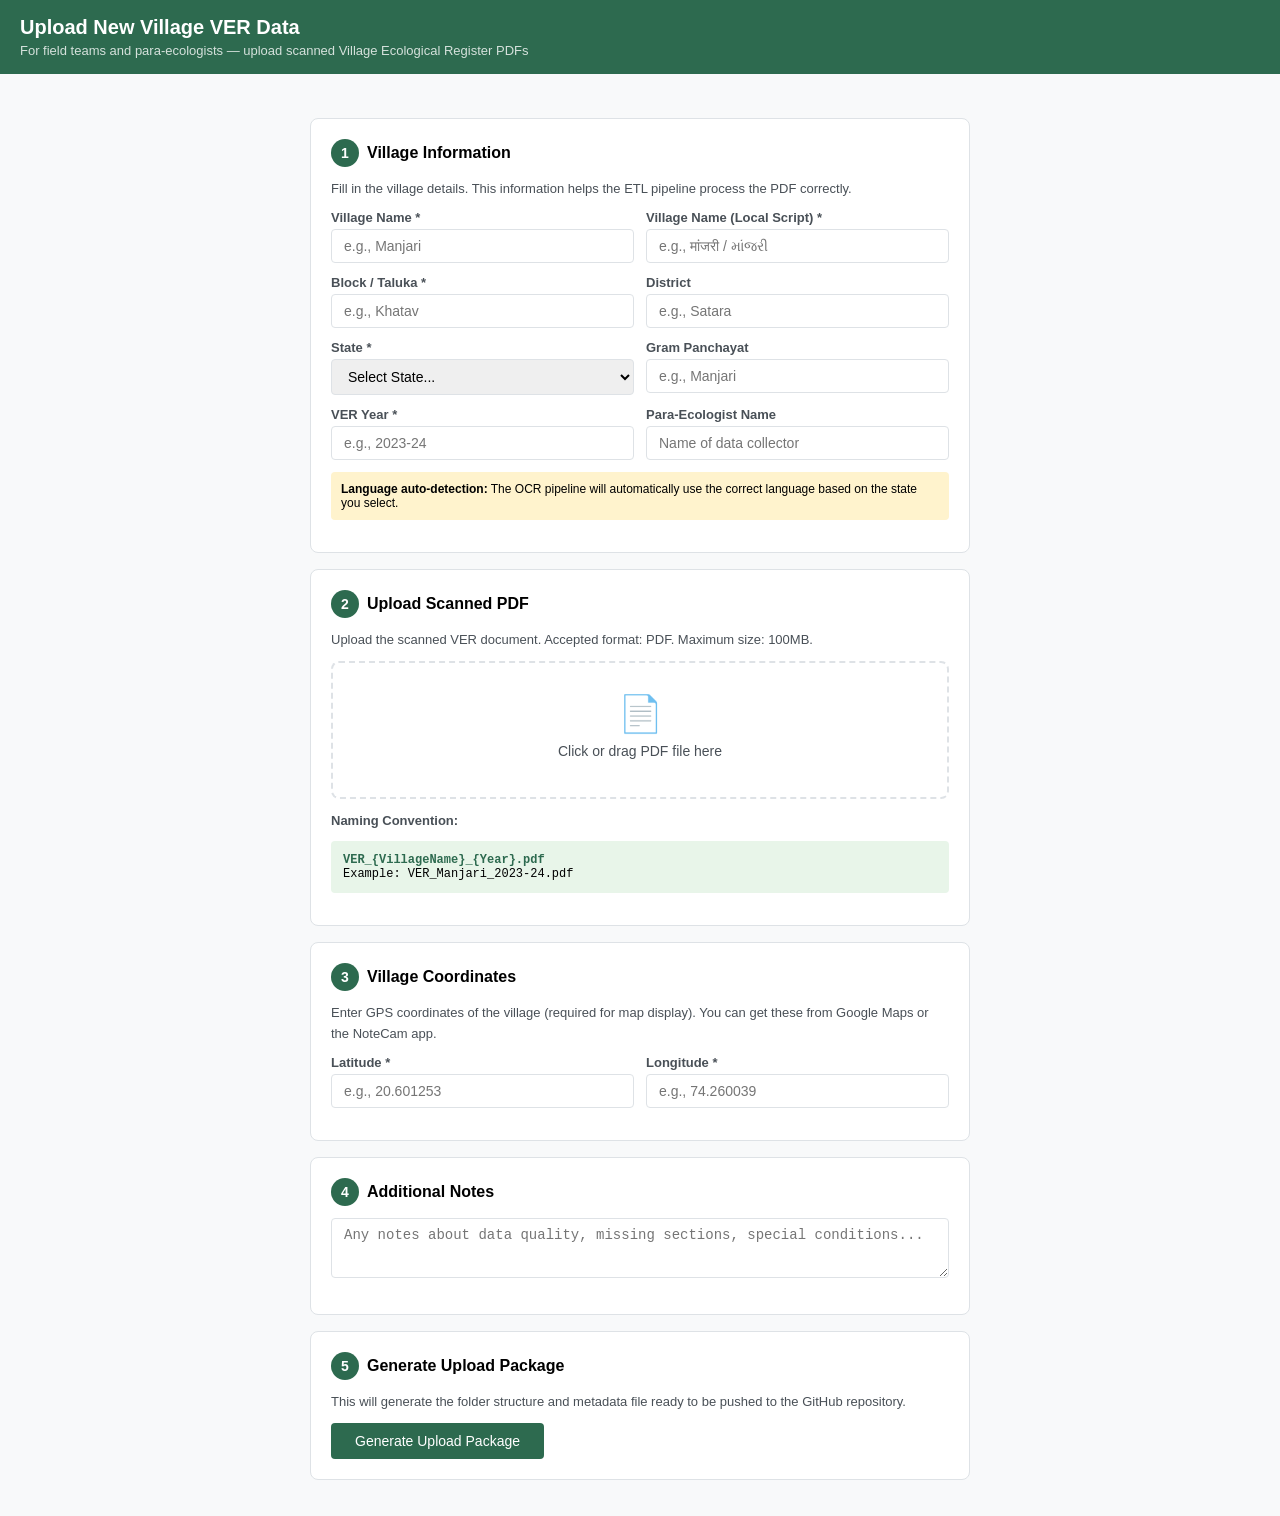
<file: upload.html>
<!DOCTYPE html>
<html lang="en">
<head>
    <meta charset="UTF-8">
    <meta name="viewport" content="width=device-width, initial-scale=1.0">
    <title>VER - Upload New Village Data</title>
    <style>
        :root { --primary: #2d6a4f; --bg: #f8f9fa; --border: #dee2e6; }
        * { margin: 0; padding: 0; box-sizing: border-box; }
        body { font-family: -apple-system, BlinkMacSystemFont, 'Segoe UI', Roboto, sans-serif; background: var(--bg); }
        .container { max-width: 700px; margin: 0 auto; padding: 20px; }

        header { background: var(--primary); color: white; padding: 16px 20px; margin-bottom: 24px; }
        header h1 { font-size: 20px; }
        header p { font-size: 13px; opacity: 0.8; margin-top: 4px; }

        .step { background: white; border: 1px solid var(--border); border-radius: 8px; padding: 20px; margin-bottom: 16px; }
        .step-number { display: inline-block; width: 28px; height: 28px; background: var(--primary); color: white; border-radius: 50%; text-align: center; line-height: 28px; font-weight: 600; font-size: 14px; margin-right: 8px; }
        .step h2 { font-size: 16px; margin-bottom: 12px; display: flex; align-items: center; }
        .step p { font-size: 13px; color: #495057; line-height: 1.6; margin-bottom: 10px; }

        label { display: block; font-size: 13px; font-weight: 600; margin-bottom: 4px; color: #495057; }
        input, select, textarea { width: 100%; padding: 8px 12px; border: 1px solid var(--border); border-radius: 4px; font-size: 14px; margin-bottom: 12px; }
        textarea { min-height: 60px; resize: vertical; }
        .row { display: grid; grid-template-columns: 1fr 1fr; gap: 12px; }

        .upload-area {
            border: 2px dashed var(--border); border-radius: 8px; padding: 30px; text-align: center;
            cursor: pointer; transition: border-color 0.2s; margin-bottom: 12px;
        }
        .upload-area:hover, .upload-area.dragover { border-color: var(--primary); background: #e8f5e9; }
        .upload-area input[type="file"] { display: none; }
        .upload-icon { font-size: 36px; margin-bottom: 8px; }
        .upload-text { font-size: 14px; color: #495057; }
        .file-info { font-size: 12px; color: var(--primary); margin-top: 8px; }

        .btn { display: inline-block; padding: 10px 24px; border: none; border-radius: 4px; cursor: pointer; font-size: 14px; font-weight: 500; }
        .btn-primary { background: var(--primary); color: white; }
        .btn-primary:hover { background: #40916c; }
        .btn-primary:disabled { background: #adb5bd; cursor: not-allowed; }

        .naming-convention { background: #e8f5e9; padding: 12px; border-radius: 4px; font-size: 12px; font-family: monospace; margin-bottom: 12px; }
        .naming-convention strong { color: var(--primary); }

        .output-area { background: #f1f3f5; padding: 16px; border-radius: 8px; font-size: 13px; display: none; }
        .output-area pre { background: white; padding: 10px; border-radius: 4px; overflow-x: auto; font-size: 12px; }
        .success { color: #28a745; font-weight: 600; }
        .instructions-list { padding-left: 20px; }
        .instructions-list li { margin-bottom: 6px; font-size: 13px; }

        .lang-note { background: #fff3cd; padding: 10px; border-radius: 4px; font-size: 12px; margin-bottom: 12px; }
    </style>
</head>
<body>
    <header>
        <h1>Upload New Village VER Data</h1>
        <p>For field teams and para-ecologists — upload scanned Village Ecological Register PDFs</p>
    </header>

    <div class="container">
        <!-- Step 1: Village Metadata -->
        <div class="step">
            <h2><span class="step-number">1</span> Village Information</h2>
            <p>Fill in the village details. This information helps the ETL pipeline process the PDF correctly.</p>

            <div class="row">
                <div><label>Village Name *</label><input type="text" id="village_name" required placeholder="e.g., Manjari"></div>
                <div><label>Village Name (Local Script) *</label><input type="text" id="village_name_local" placeholder="e.g., मांजरी / માંજરી"></div>
            </div>
            <div class="row">
                <div><label>Block / Taluka *</label><input type="text" id="block" placeholder="e.g., Khatav"></div>
                <div><label>District</label><input type="text" id="district" placeholder="e.g., Satara"></div>
            </div>
            <div class="row">
                <div>
                    <label>State *</label>
                    <select id="state">
                        <option value="">Select State...</option>
                        <option value="gujarat">Gujarat (Gujarati)</option>
                        <option value="maharashtra">Maharashtra (Marathi)</option>
                        <option value="chhattisgarh">Chhattisgarh (Hindi)</option>
                        <option value="odisha">Odisha (Odia/Hindi)</option>
                        <option value="rajasthan">Rajasthan (Hindi)</option>
                        <option value="northeast">North-East (English)</option>
                        <option value="andhra_pradesh">Andhra Pradesh (Telugu)</option>
                        <option value="telangana">Telangana (Telugu)</option>
                        <option value="karnataka">Karnataka (Kannada)</option>
                    </select>
                </div>
                <div><label>Gram Panchayat</label><input type="text" id="gram_panchayat" placeholder="e.g., Manjari"></div>
            </div>
            <div class="row">
                <div><label>VER Year *</label><input type="text" id="ver_year" placeholder="e.g., 2023-24"></div>
                <div><label>Para-Ecologist Name</label><input type="text" id="collector_name" placeholder="Name of data collector"></div>
            </div>

            <div class="lang-note">
                <strong>Language auto-detection:</strong> The OCR pipeline will automatically use the correct language based on the state you select.
            </div>
        </div>

        <!-- Step 2: Upload PDF -->
        <div class="step">
            <h2><span class="step-number">2</span> Upload Scanned PDF</h2>
            <p>Upload the scanned VER document. Accepted format: PDF. Maximum size: 100MB.</p>

            <div class="upload-area" id="upload-area" onclick="document.getElementById('pdf-file').click()">
                <input type="file" id="pdf-file" accept=".pdf" onchange="handleFileSelect(event)">
                <div class="upload-icon">📄</div>
                <div class="upload-text">Click or drag PDF file here</div>
                <div class="file-info" id="file-info"></div>
            </div>

            <p><strong>Naming Convention:</strong></p>
            <div class="naming-convention">
                <strong>VER_{VillageName}_{Year}.pdf</strong><br>
                Example: VER_Manjari_2023-24.pdf
            </div>
        </div>

        <!-- Step 3: Coordinates -->
        <div class="step">
            <h2><span class="step-number">3</span> Village Coordinates</h2>
            <p>Enter GPS coordinates of the village (required for map display). You can get these from Google Maps or the NoteCam app.</p>
            <div class="row">
                <div><label>Latitude *</label><input type="number" step="0.000001" id="latitude" placeholder="e.g., 20.601253"></div>
                <div><label>Longitude *</label><input type="number" step="0.000001" id="longitude" placeholder="e.g., 74.260039"></div>
            </div>
        </div>

        <!-- Step 4: Notes -->
        <div class="step">
            <h2><span class="step-number">4</span> Additional Notes</h2>
            <textarea id="notes" placeholder="Any notes about data quality, missing sections, special conditions..."></textarea>
        </div>

        <!-- Submit -->
        <div class="step">
            <h2><span class="step-number">5</span> Generate Upload Package</h2>
            <p>This will generate the folder structure and metadata file ready to be pushed to the GitHub repository.</p>
            <button class="btn btn-primary" id="btn-generate" onclick="generatePackage()">Generate Upload Package</button>
        </div>

        <!-- Output -->
        <div class="output-area" id="output-area">
            <p class="success" id="output-title"></p>
            <pre id="output-content"></pre>
            <div id="output-instructions"></div>
            <br>
            <button class="btn btn-primary" onclick="downloadPackage()">Download Metadata JSON</button>
        </div>
    </div>

    <script>
    let selectedFile = null;
    let packageData = null;

    // Drag and drop
    const uploadArea = document.getElementById('upload-area');
    uploadArea.addEventListener('dragover', (e) => { e.preventDefault(); uploadArea.classList.add('dragover'); });
    uploadArea.addEventListener('dragleave', () => uploadArea.classList.remove('dragover'));
    uploadArea.addEventListener('drop', (e) => {
        e.preventDefault();
        uploadArea.classList.remove('dragover');
        if (e.dataTransfer.files.length) {
            document.getElementById('pdf-file').files = e.dataTransfer.files;
            handleFileSelect({ target: { files: e.dataTransfer.files } });
        }
    });

    function handleFileSelect(event) {
        const file = event.target.files[0];
        if (!file) return;
        selectedFile = file;
        const sizeMB = (file.size / 1024 / 1024).toFixed(1);
        document.getElementById('file-info').textContent = `Selected: ${file.name} (${sizeMB} MB)`;
    }

    function generatePackage() {
        const villageName = document.getElementById('village_name').value.trim();
        const state = document.getElementById('state').value;
        const block = document.getElementById('block').value.trim();
        const lat = document.getElementById('latitude').value;
        const lon = document.getElementById('longitude').value;

        if (!villageName || !state || !block || !lat || !lon) {
            alert('Please fill in all required fields (Village Name, Block, State, Coordinates)');
            return;
        }
        if (!selectedFile) {
            alert('Please select a PDF file to upload');
            return;
        }

        const villageId = `${villageName.toLowerCase().replace(/\s+/g, '_')}_${block.toLowerCase().replace(/\s+/g, '_')}_${state}`;
        const folderName = villageName.toLowerCase().replace(/\s+/g, '_');

        packageData = {
            village_id: villageId,
            folder_name: folderName,
            village_name: villageName,
            village_name_local: document.getElementById('village_name_local').value,
            gram_panchayat: document.getElementById('gram_panchayat').value,
            block: block,
            district: document.getElementById('district').value,
            state: state,
            ver_year: document.getElementById('ver_year').value,
            coordinates: {
                latitude: parseFloat(lat),
                longitude: parseFloat(lon)
            },
            collector_name: document.getElementById('collector_name').value,
            pdf_filename: selectedFile.name,
            pdf_size_mb: (selectedFile.size / 1024 / 1024).toFixed(1),
            upload_date: new Date().toISOString().split('T')[0],
            notes: document.getElementById('notes').value,
            data_status: 'raw_pdf'
        };

        // Show output
        const outputArea = document.getElementById('output-area');
        outputArea.style.display = 'block';
        document.getElementById('output-title').textContent = 'Upload package generated successfully!';
        document.getElementById('output-content').textContent = JSON.stringify(packageData, null, 2);

        document.getElementById('output-instructions').innerHTML = `
            <h3 style="margin:12px 0 8px;">Upload Instructions (for GitHub):</h3>
            <ol class="instructions-list">
                <li>Create folder: <code>data/raw/${folderName}/</code></li>
                <li>Place the PDF file: <code>data/raw/${folderName}/${selectedFile.name}</code></li>
                <li>Place this metadata file: <code>data/raw/${folderName}/metadata.json</code></li>
                <li>Add to village registry: <code>data/village_registry.json</code></li>
                <li>Commit and push:<br>
                    <code style="display:block;background:#e9ecef;padding:8px;margin-top:4px;border-radius:4px;">
                    git add data/raw/${folderName}/<br>
                    git commit -m "Add VER data for ${villageName}, ${state}"<br>
                    git push
                    </code>
                </li>
                <li>Run ETL pipeline:<br>
                    <code style="display:block;background:#e9ecef;padding:8px;margin-top:4px;border-radius:4px;">
                    python3 etl/run_pipeline.py ${folderName} --state ${state}
                    </code>
                </li>
            </ol>
        `;

        outputArea.scrollIntoView({ behavior: 'smooth' });
    }

    function downloadPackage() {
        if (!packageData) return;
        const blob = new Blob([JSON.stringify(packageData, null, 2)], { type: 'application/json' });
        const url = URL.createObjectURL(blob);
        const a = document.createElement('a');
        a.href = url;
        a.download = `${packageData.folder_name}_metadata.json`;
        a.click();
        URL.revokeObjectURL(url);
    }
    </script>
</body>
</html>
</file>
